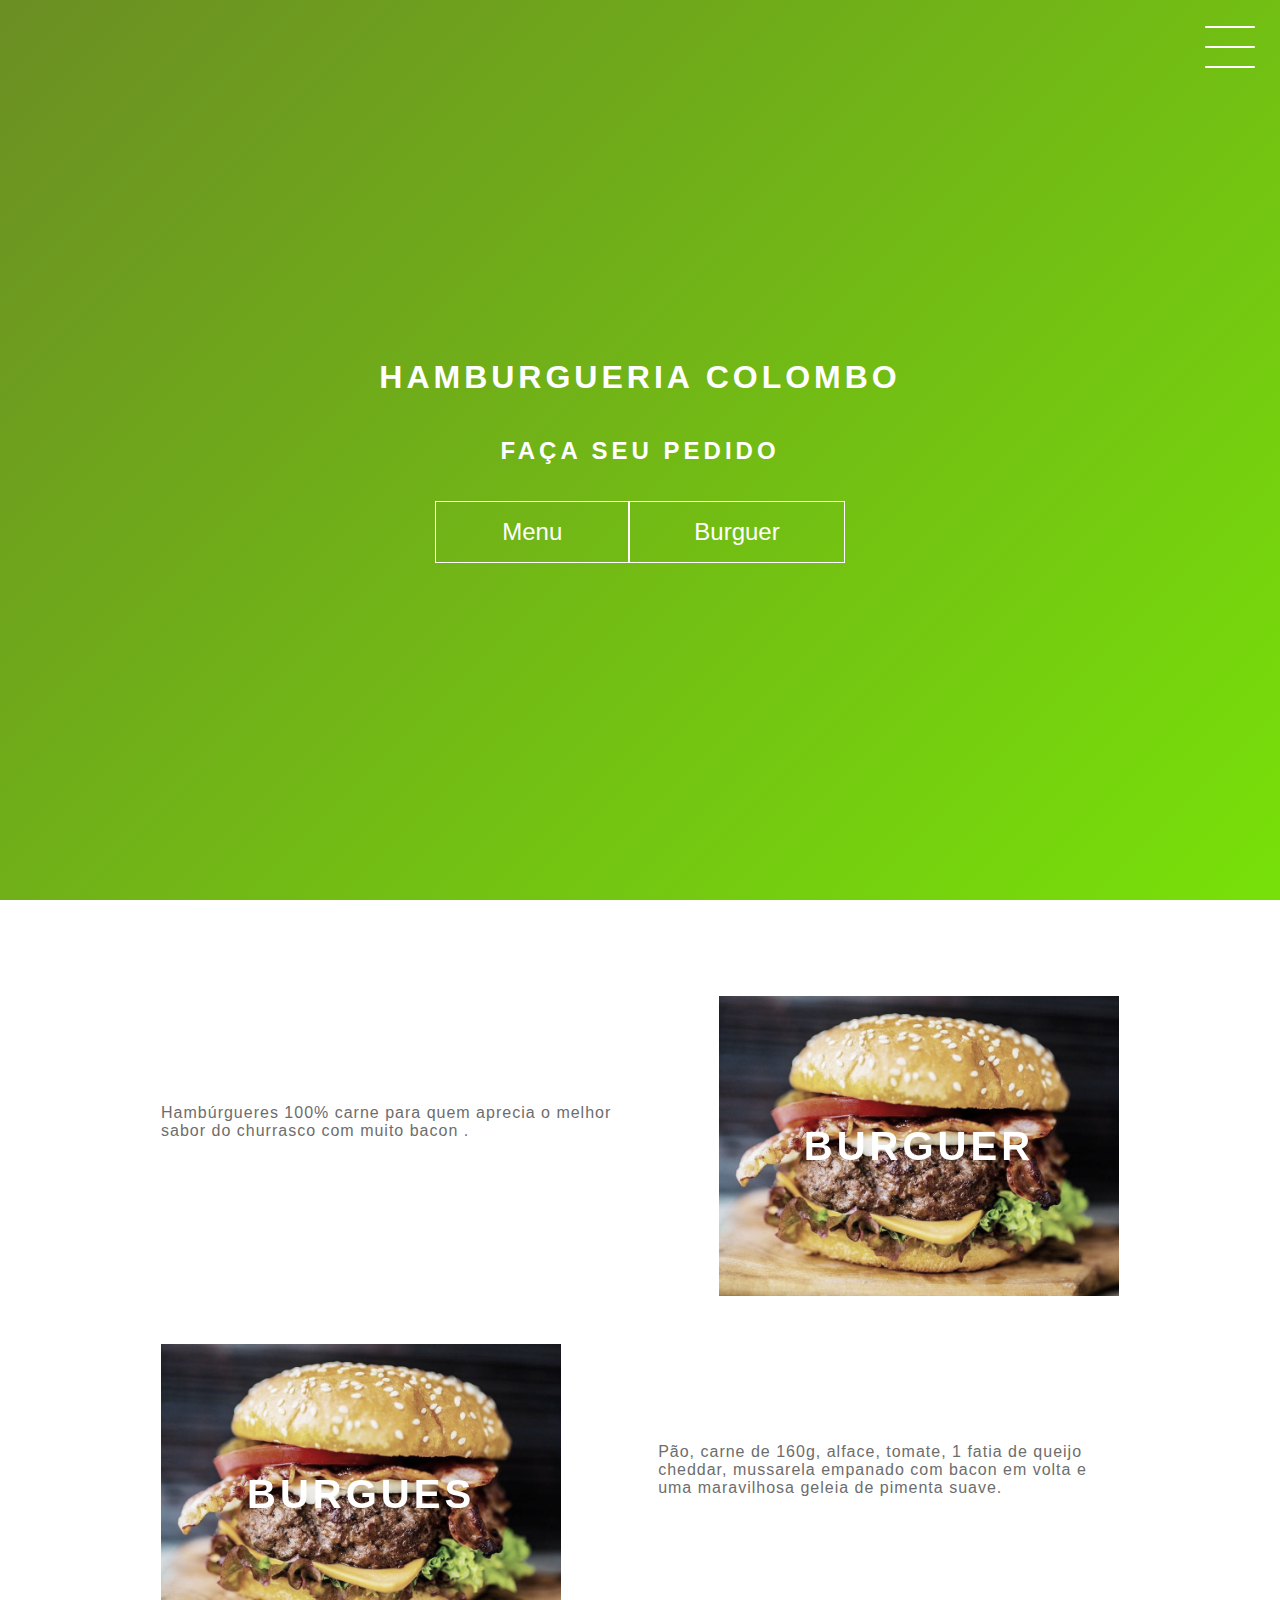
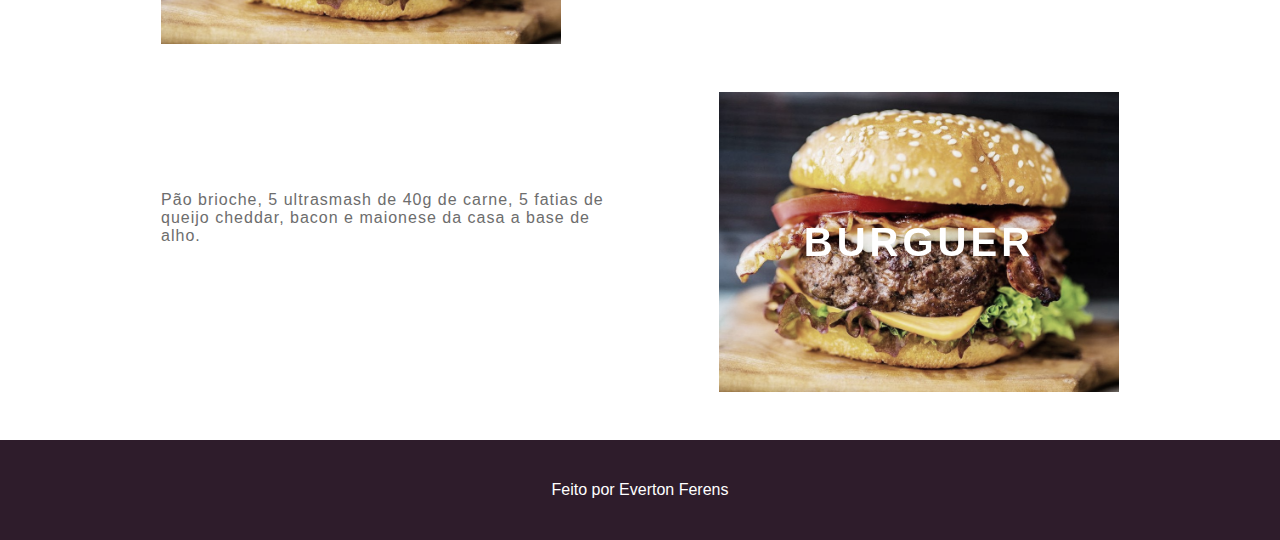
<file: index.html>
<!DOCTYPE html>
<html lang="en">

<head>
    <meta charset="UTF-8">
    <meta name="viewport" content="width=device-width, initial-scale=1.0">
    <link rel="stylesheet" href="style.css">
    <title>Document</title>
</head>

<body>
    <header class="header-wrapper">
        <div class="header">
            <div class="checkbox-container">
                <div class="checkbox-wrapper">
                    <input type="checkbox" id="toggle">
                    <label class="checkbox" for="toggle">
                        <div class="trace"></div>
                        <div class="trace"></div>
                        <div class="trace"></div>
                    </label>
                    <div class="menu"></div>
                    <nav class="menu-items">
                        <ul>
                            <li>
                                <a href="index.html">Burgues</a>
                            </li>
                            <li>
                                <a href="#">Produtos</a>
                            </li>

                        </ul>
                    </nav>
                </div>
            </div>
        </div>
        <h1>Hamburgueria Colombo</h1>
        <h2>Faça Seu pedido</h2>
        <div class="social-media">
            <a href="menu.html">Menu</a>
            <a href="burguer.html">Burguer</a>
        </div>
    </header>
    <div class="container">
        <div class="card-container">
            <div class="card-text">Hambúrgueres 100% carne para quem aprecia o melhor sabor do churrasco com muito bacon .
            </div>
            <div class="card">
                <div class="card-wrapper">
                    <h2>Burguer</h2>
                    <p>Veja meus Produtos</p>
                </div>
            </div>
        </div>

        <div class="card-container">
            <div class="card">
                <div class="card-wrapper">
                    <h2>Burgues</h2>
                    <p>Experimente essa delicia</p>
                </div>
            </div>
            <div class="card-text">Pão, carne de 160g, alface, tomate, 1 fatia de queijo cheddar, mussarela empanado com bacon em volta e uma maravilhosa geleia de pimenta suave.
            </div>
        </div>

        <div class="card-container">
            <div class="card-text">Pão brioche, 5 ultrasmash de 40g de carne, 5 fatias de queijo cheddar, bacon e maionese da casa a base de alho.
            </div>
            <div class="card">
                <div class="card-wrapper">
                    <h2>Burguer</h2>
                    <p>Venha provar essa delicia</p>
                </div>
            </div>
        </div>
    </div>
    <footer class="footer">
        Feito por Everton Ferens
    </footer>
</body>

</html>
</file>
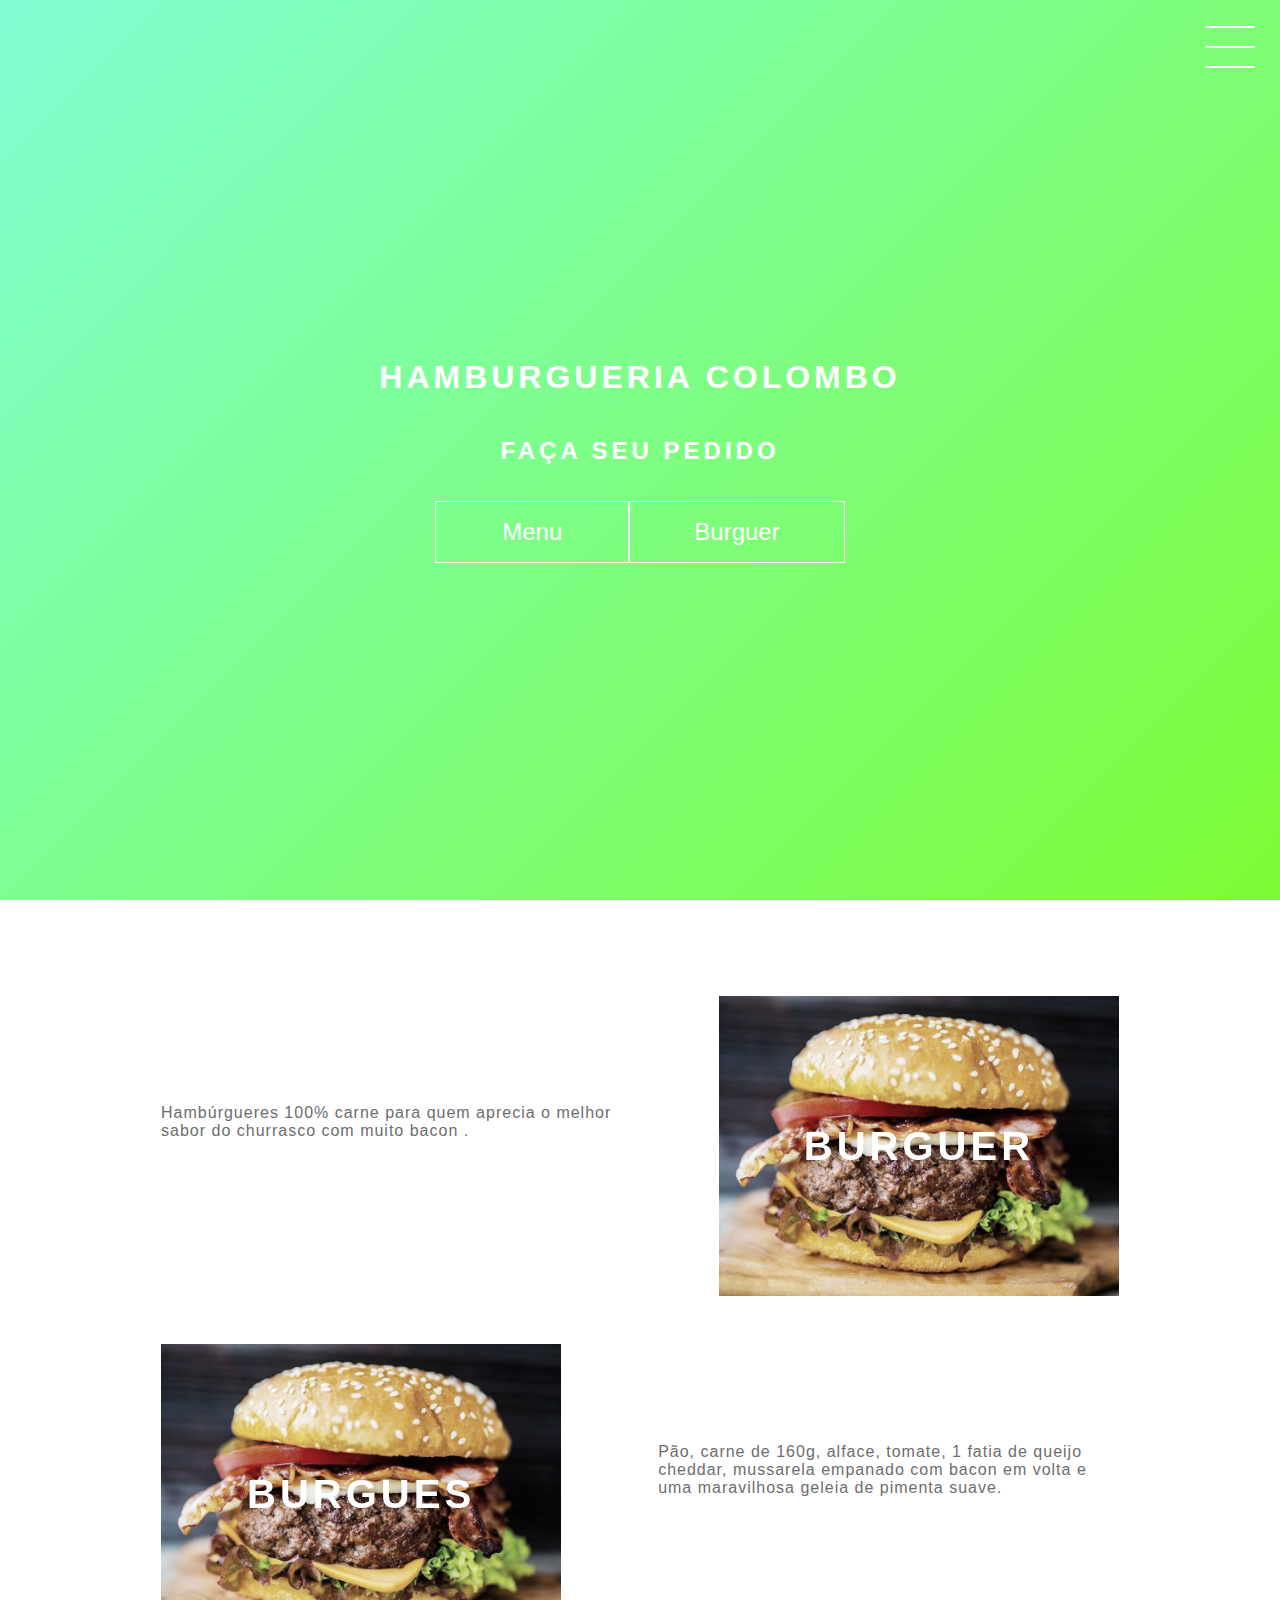
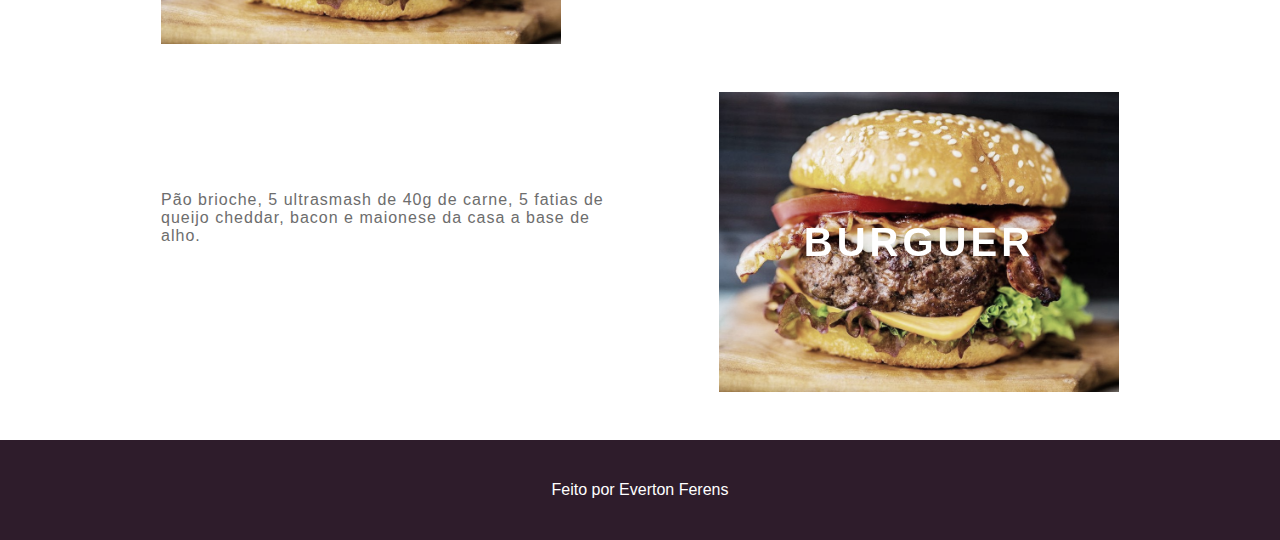
<file: burguer.html>
<!DOCTYPE html>
<html lang="en">

<head>
    <meta charset="UTF-8">
    <meta name="viewport" content="width=device-width, initial-scale=1.0">
    <link rel="stylesheet" href="bur.css">
    <title>Document</title>
</head>

<body>
    <header class="header-wrapper">
        <div class="header">
            <div class="checkbox-container">
                <div class="checkbox-wrapper">
                    <input type="checkbox" id="toggle">
                    <label class="checkbox" for="toggle">
                        <div class="trace"></div>
                        <div class="trace"></div>
                        <div class="trace"></div>
                    </label>
                    <div class="menu"></div>
                    <nav class="menu-items">
                        <ul>
                            <li>
                                <a href="index.html">Burgues</a>
                            </li>
                            <li>
                                <a href="#">Produtos</a>
                            </li>

                        </ul>
                    </nav>
                </div>
            </div>
        </div>
        <h1>Hamburgueria Colombo</h1>
        <h2>Faça Seu pedido</h2>
        <div class="social-media">
            <a href="#">Menu</a>
            <a href="burguer.html">Burguer</a>
        </div>
    </header>
    <div class="container">
        <div class="card-container">
            <div class="card-text">Hambúrgueres 100% carne para quem aprecia o melhor sabor do churrasco com muito bacon .
            </div>
            <div class="card">
                <div class="card-wrapper">
                    <h2>Burguer</h2>
                    <p>Veja meus Produtos</p>
                </div>
            </div>
        </div>

        <div class="card-container">
            <div class="card">
                <div class="card-wrapper">
                    <h2>Burgues</h2>
                    <p>Experimente essa delicia</p>
                </div>
            </div>
            <div class="card-text">Pão, carne de 160g, alface, tomate, 1 fatia de queijo cheddar, mussarela empanado com bacon em volta e uma maravilhosa geleia de pimenta suave.
            </div>
        </div>

        <div class="card-container">
            <div class="card-text">Pão brioche, 5 ultrasmash de 40g de carne, 5 fatias de queijo cheddar, bacon e maionese da casa a base de alho.
            </div>
            <div class="card">
                <div class="card-wrapper">
                    <h2>Burguer</h2>
                    <p>Venha provar essa delicia</p>
                </div>
            </div>
        </div>
    </div>
    <footer class="footer">
        Feito por Everton Ferens
    </footer>
</body>

</html>
</file>
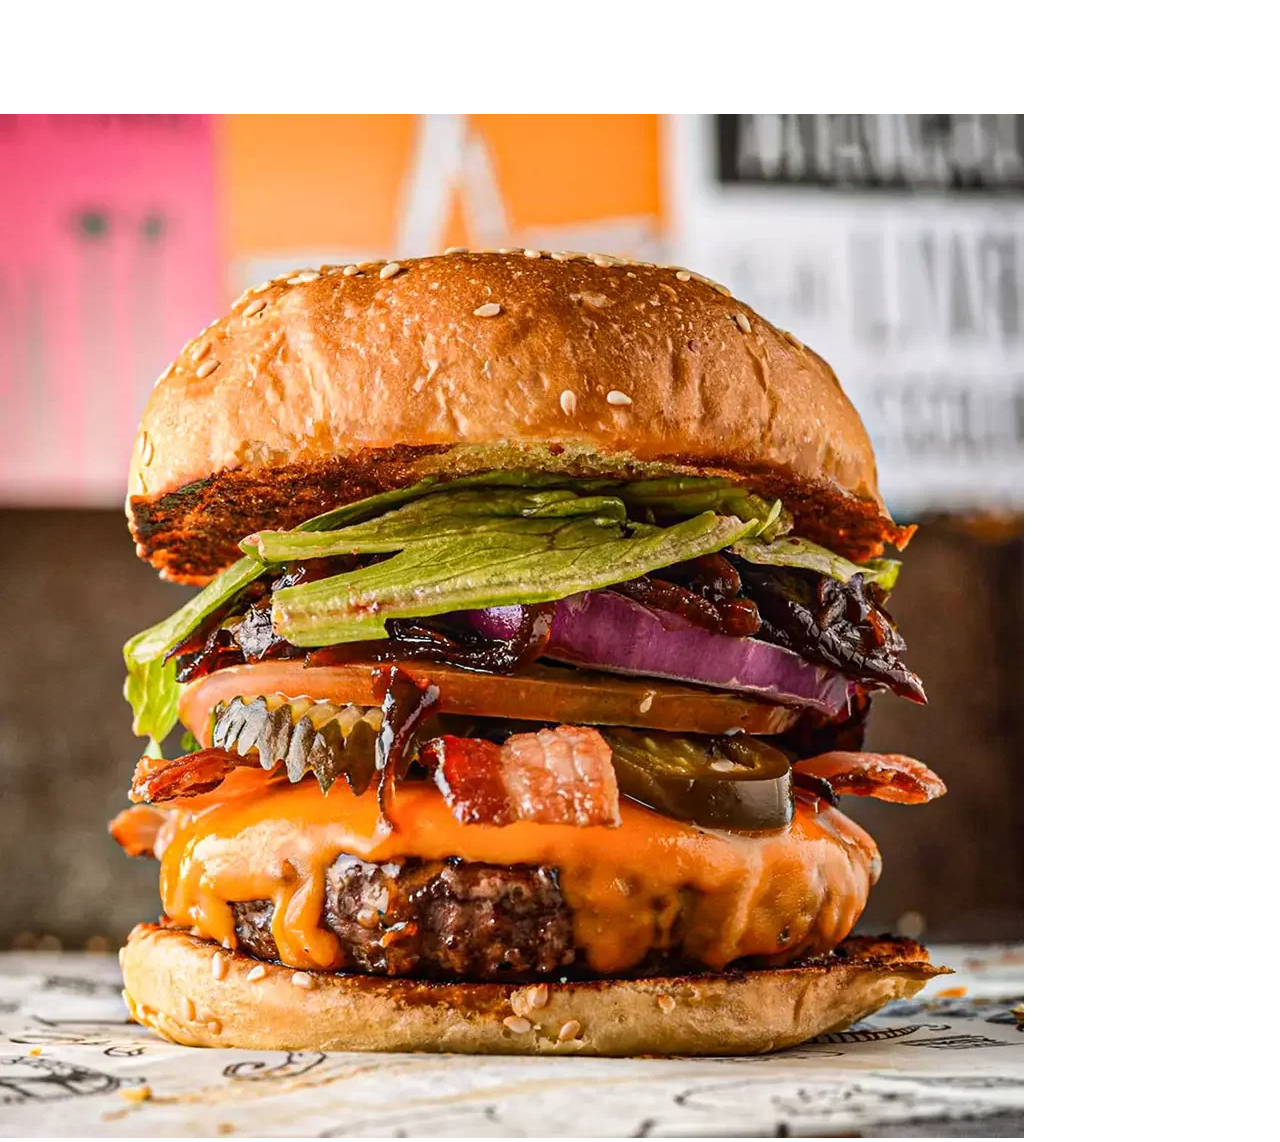
<file: menu.html>
<!DOCTYPE html>
<html lang="en">

<head>
    <meta charset="UTF-8">
    <meta http-equiv="X-UA-Compatible" content="IE=edge">
    <meta name="viewport" content="width=device-width, initial-scale=1.0">
    <title>Burgues</title>
    <link rel="stylesheet" href="style.css">
</head>

<body>
    <h1>Menu</h1>

    <p> Pão brioche, 5 ultrasmash de 40g de carne, 5 fatias de queijo cheddar, bacon e maionese da casa a base de alho.</p>
    <img src="./img/burger3.png" alt="">
    <br>


</body>

</html>
</file>
<file: style.css>
body {
    margin: 0;
    padding: 0;
    color: #ffffff;
    font-family: 'amatic sc', sans-serif;
}


/* HEADER */

.header-wrapper {
    height: 100vh;
    width: 100vw;
    background: linear-gradient(-45deg, #2E8B57, #008000, #7CFC00, #6B8E23);
    background-size: 400% 400%;
    display: flex;
    flex-direction: column;
    justify-content: center;
    align-items: center;
    animation: backgroundTransition 8s ease-in-out infinite;
    position: relative;
}

h1 {
    text-transform: uppercase;
    letter-spacing: 4px;
}

h2 {
    text-transform: uppercase;
    letter-spacing: 4px;
}

.social-media {
    margin-top: 1rem;
    display: flex;
}

.social-media a {
    text-decoration: none;
    color: #ffffff;
    font-size: 24px;
    padding: 1rem 4rem;
    border: 1px solid #ffffff;
    min-width: 4rem;
    display: flex;
    justify-content: center;
    align-items: center;
    transition: .5s cubic-bezier(0.55, 0.025, 0.675, 0.97);
}

a:hover {
    color: #2E1C2B;
    background-color: #ffffff;
}

@keyframes backgroundTransition {
    0% {
        background-position: 0% 80%;
    }
    50% {
        background-position: 80% 100%;
    }
    100% {
        background-position: 0% 90%;
    }
}


/* MENU HAMBURGUER */

.checkbox-container {
    display: flex;
    justify-content: center;
    align-items: center;
}

.checkbox {
    height: 100px;
    width: 100px;
    position: absolute;
    top: 0;
    right: 0;
    display: flex;
    justify-content: center;
    cursor: pointer;
    z-index: 9999;
    transition: 400ms ease-in-out 0s;
}

.checkbox .trace {
    width: 50px;
    height: 2px;
    background-color: white;
    position: absolute;
    border-radius: 4px;
    transition: 0.5s ease-in-out;
}

.checkbox .trace:nth-child(1) {
    top: 26px;
    transform: rotate(0);
}

.checkbox .trace:nth-child(2) {
    top: 46px;
    transform: rotate(0);
}

.checkbox .trace:nth-child(3) {
    top: 66px;
    transform: rotate(0);
}

#toggle {
    display: none;
}


/* MENU */

.menu {
    position: absolute;
    top: 28px;
    right: 30px;
    background: transparent;
    height: 40px;
    width: 40px;
    border-radius: 50%;
    box-shadow: 0px 0px 0px 0px white;
    z-index: -1;
    transition: 400ms ease-in-out 0s;
}

.menu-items {
    position: fixed;
    top: 0;
    left: 0;
    width: 100%;
    height: 100vh;
    display: flex;
    justify-content: center;
    align-items: center;
    z-index: 2;
    opacity: 0;
    visibility: hidden;
    transition: 400ms ease-in-out 0s;
    background-image: url(./img/burguer2.png);
    background-size: cover;
    background-repeat: no-repeat;
}

.menu-items ul {
    list-style-type: none;
}

.menu-items ul li a {
    margin: 10px 0;
    color: #2E1C2B;
    text-decoration: none;
    text-transform: uppercase;
    letter-spacing: 4px;
    font-size: 40px;
}


/* ANIMAÇÃO DO MENU */

#toggle:checked+.checkbox .trace:nth-child(1) {
    transform: rotate(45deg);
    background-color: #2E1C2B;
    top: 47px;
}

#toggle:checked+.checkbox .trace:nth-child(2) {
    transform: translateX(-100px);
    width: 30px;
    visibility: hidden;
    opacity: 0;
}

#toggle:checked+.checkbox .trace:nth-child(3) {
    transform: rotate(-45deg);
    background-color: #2E1C2B;
    top: 48px;
}

#toggle:checked+.checkbox {
    background-color: white;
}

#toggle:checked~.menu {
    box-shadow: 0px 0px 0px 100vmax white;
    z-index: 1;
}

#toggle:checked~.menu-items {
    visibility: visible;
    opacity: 1;
}


/* CARDS */

.container {
    width: 100%;
    height: auto;
    display: flex;
    flex-direction: column;
    justify-content: space-evenly;
    align-items: center;
    margin: 3rem 0;
}

.card-container {
    display: flex;
    align-items: center;
    justify-content: space-evenly;
    width: 90%;
}

.card {
    height: 300px;
    width: 400px;
    margin: 3rem 0 0 0;
    background-image: url('./img/buguer1.png');
    background-position: center;
    background-repeat: no-repeat;
    background-size: cover;
    display: flex;
    justify-content: center;
    align-items: center;
    filter: grayscale(0.5);
    color: white;
    cursor: pointer;
    transition: 0.3s;
}

.card-text {
    width: 40%;
    font-family: sans-serif;
    letter-spacing: 1px;
    color: rgb(109, 109, 109);
}

.card-wrapper {
    text-align: center;
    display: flex;
    flex-direction: column;
    justify-content: center;
    align-items: center;
    position: relative;
}

.card-wrapper::before {
    content: '';
    position: absolute;
    height: 100px;
    width: 100px;
    display: block;
    border: 1px solid white;
    opacity: 0;
    transition: 0.3s;
}

.card-wrapper h2 {
    font-size: 40px;
    text-transform: uppercase;
    letter-spacing: 4px;
    margin: 0;
    transition: 0.3s;
}

.card-wrapper p {
    font-size: 0;
    visibility: hidden;
    opacity: 0;
    font-weight: bold;
    text-transform: uppercase;
    transition: 0.3s;
}

.card:hover {
    filter: unset;
}

.card:hover>.card-wrapper::before {
    height: 250px;
    width: 350px;
    opacity: 1;
}

.card:hover>.card-wrapper p {
    opacity: 1;
    visibility: visible;
    font-size: 14px;
}


/* FOOTER */

.footer {
    width: 100%;
    height: 100px;
    background-color: #2E1C2B;
    display: flex;
    justify-content: center;
    align-items: center;
}

@media (max-width: 800px) {
    .social-media {
        display: flex;
        flex-direction: column;
    }
    .container {
        margin-top: 0;
    }
    .card-container {
        flex-direction: column;
    }
    .container .card-container:nth-child(1),
    .container .card-container:nth-child(3) {
        flex-direction: column-reverse;
    }
    .card {
        height: 250px;
        width: 250px;
    }
    .card-text {
        width: 90%;
        margin-top: 2rem;
        text-align: center;
    }
    .card:hover>.card-wrapper::before {
        height: 190px;
        width: 190px;
    }
}
</file>
<file: bur.css>
body {
    margin: 0;
    padding: 0;
    color: #ffffff;
    font-family: 'amatic sc', sans-serif;
}


/* HEADER */

.header-wrapper {
    height: 100vh;
    width: 100vw;
    background: linear-gradient(-45deg, #00FFFF, #40E0D0, #7CFC00, #7FFFD4);
    background-size: 400% 400%;
    display: flex;
    flex-direction: column;
    justify-content: center;
    align-items: center;
    animation: backgroundTransition 8s ease-in-out infinite;
    position: relative;
}

h1 {
    text-transform: uppercase;
    letter-spacing: 4px;
}

h2 {
    text-transform: uppercase;
    letter-spacing: 4px;
}

.social-media {
    margin-top: 1rem;
    display: flex;
}

.social-media a {
    text-decoration: none;
    color: #ffffff;
    font-size: 24px;
    padding: 1rem 4rem;
    border: 1px solid #ffffff;
    min-width: 4rem;
    display: flex;
    justify-content: center;
    align-items: center;
    transition: .5s cubic-bezier(0.55, 0.025, 0.675, 0.97);
}

a:hover {
    color: #2E1C2B;
    background-color: #ffffff;
}

@keyframes backgroundTransition {
    0% {
        background-position: 0% 80%;
    }
    50% {
        background-position: 80% 100%;
    }
    100% {
        background-position: 0% 90%;
    }
}


/* MENU HAMBURGUER */

.checkbox-container {
    display: flex;
    justify-content: center;
    align-items: center;
}

.checkbox {
    height: 100px;
    width: 100px;
    position: absolute;
    top: 0;
    right: 0;
    display: flex;
    justify-content: center;
    cursor: pointer;
    z-index: 9999;
    transition: 400ms ease-in-out 0s;
}

.checkbox .trace {
    width: 50px;
    height: 2px;
    background-color: white;
    position: absolute;
    border-radius: 4px;
    transition: 0.5s ease-in-out;
}

.checkbox .trace:nth-child(1) {
    top: 26px;
    transform: rotate(0);
}

.checkbox .trace:nth-child(2) {
    top: 46px;
    transform: rotate(0);
}

.checkbox .trace:nth-child(3) {
    top: 66px;
    transform: rotate(0);
}

#toggle {
    display: none;
}


/* MENU */

.menu {
    position: absolute;
    top: 28px;
    right: 30px;
    background: transparent;
    height: 40px;
    width: 40px;
    border-radius: 50%;
    box-shadow: 0px 0px 0px 0px white;
    z-index: -1;
    transition: 400ms ease-in-out 0s;
}

.menu-items {
    position: fixed;
    top: 0;
    left: 0;
    width: 100%;
    height: 100vh;
    display: flex;
    justify-content: center;
    align-items: center;
    z-index: 2;
    opacity: 0;
    visibility: hidden;
    transition: 400ms ease-in-out 0s;
    background-image: url(./img/burguer2.png);
    background-size: cover;
    background-repeat: no-repeat;
}

.menu-items ul {
    list-style-type: none;
}

.menu-items ul li a {
    margin: 10px 0;
    color: #2E1C2B;
    text-decoration: none;
    text-transform: uppercase;
    letter-spacing: 4px;
    font-size: 40px;
}


/* ANIMAÇÃO DO MENU */

#toggle:checked+.checkbox .trace:nth-child(1) {
    transform: rotate(45deg);
    background-color: #2E1C2B;
    top: 47px;
}

#toggle:checked+.checkbox .trace:nth-child(2) {
    transform: translateX(-100px);
    width: 30px;
    visibility: hidden;
    opacity: 0;
}

#toggle:checked+.checkbox .trace:nth-child(3) {
    transform: rotate(-45deg);
    background-color: #2E1C2B;
    top: 48px;
}

#toggle:checked+.checkbox {
    background-color: white;
}

#toggle:checked~.menu {
    box-shadow: 0px 0px 0px 100vmax white;
    z-index: 1;
}

#toggle:checked~.menu-items {
    visibility: visible;
    opacity: 1;
}


/* CARDS */

.container {
    width: 100%;
    height: auto;
    display: flex;
    flex-direction: column;
    justify-content: space-evenly;
    align-items: center;
    margin: 3rem 0;
}

.card-container {
    display: flex;
    align-items: center;
    justify-content: space-evenly;
    width: 90%;
}

.card {
    height: 300px;
    width: 400px;
    margin: 3rem 0 0 0;
    background-image: url('./img/buguer1.png');
    background-position: center;
    background-repeat: no-repeat;
    background-size: cover;
    display: flex;
    justify-content: center;
    align-items: center;
    filter: grayscale(0.5);
    color: white;
    cursor: pointer;
    transition: 0.3s;
}

.card-text {
    width: 40%;
    font-family: sans-serif;
    letter-spacing: 1px;
    color: rgb(109, 109, 109);
}

.card-wrapper {
    text-align: center;
    display: flex;
    flex-direction: column;
    justify-content: center;
    align-items: center;
    position: relative;
}

.card-wrapper::before {
    content: '';
    position: absolute;
    height: 100px;
    width: 100px;
    display: block;
    border: 1px solid white;
    opacity: 0;
    transition: 0.3s;
}

.card-wrapper h2 {
    font-size: 40px;
    text-transform: uppercase;
    letter-spacing: 4px;
    margin: 0;
    transition: 0.3s;
}

.card-wrapper p {
    font-size: 0;
    visibility: hidden;
    opacity: 0;
    font-weight: bold;
    text-transform: uppercase;
    transition: 0.3s;
}

.card:hover {
    filter: unset;
}

.card:hover>.card-wrapper::before {
    height: 250px;
    width: 350px;
    opacity: 1;
}

.card:hover>.card-wrapper p {
    opacity: 1;
    visibility: visible;
    font-size: 14px;
}


/* FOOTER */

.footer {
    width: 100%;
    height: 100px;
    background-color: #2E1C2B;
    display: flex;
    justify-content: center;
    align-items: center;
}

@media (max-width: 800px) {
    .social-media {
        display: flex;
        flex-direction: column;
    }
    .container {
        margin-top: 0;
    }
    .card-container {
        flex-direction: column;
    }
    .container .card-container:nth-child(1),
    .container .card-container:nth-child(3) {
        flex-direction: column-reverse;
    }
    .card {
        height: 250px;
        width: 250px;
    }
    .card-text {
        width: 90%;
        margin-top: 2rem;
        text-align: center;
    }
    .card:hover>.card-wrapper::before {
        height: 190px;
        width: 190px;
    }
}
</file>
